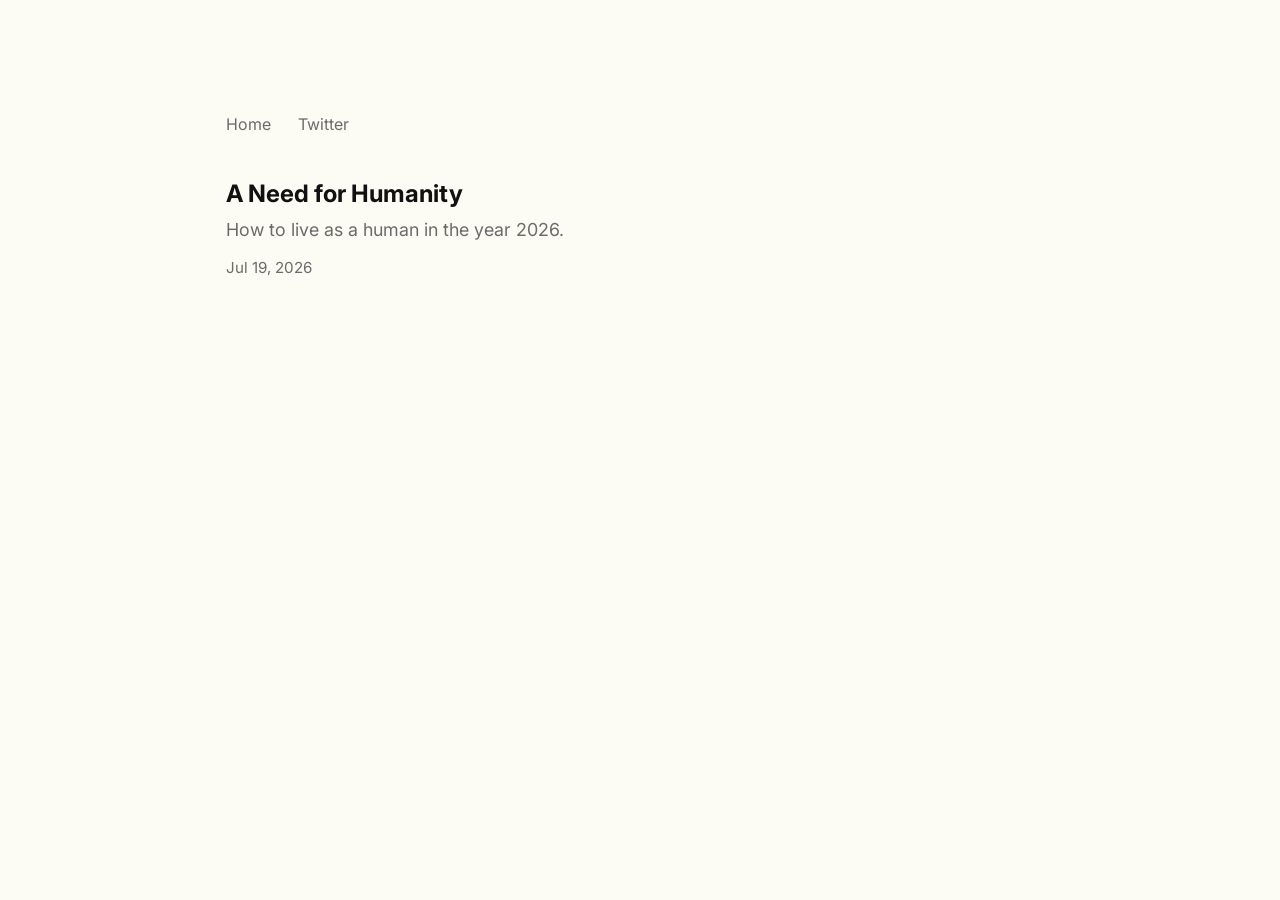
<file: index.html>
<!DOCTYPE html>
<html lang="en">
<head>
  <meta charset="UTF-8" />
  <meta name="viewport" content="width=device-width, initial-scale=1.0" />
  <title>Blog</title>
  <link rel="icon" href="data:image/svg+xml,<svg xmlns='http://www.w3.org/2000/svg' width='64' height='64'><g stroke='black' stroke-width='6' stroke-linecap='round' transform='translate(32,32)'><line x1='0' y1='-22' x2='0' y2='22'/><line x1='0' y1='-22' x2='0' y2='22' transform='rotate(60)'/><line x1='0' y1='-22' x2='0' y2='22' transform='rotate(120)'/></g></svg>" />
  <link rel="preconnect" href="https://fonts.googleapis.com">
  <link rel="preconnect" href="https://fonts.gstatic.com" crossorigin>
  <link href="https://fonts.googleapis.com/css2?family=Inter:wght@400;500;700&display=swap" rel="stylesheet">
  <link rel="stylesheet" href="styles.css" />
</head>
<body>
  <main class="container">

    <header class="site-header site-nav">
      <a href="https://blog.jem.fyi">Home</a>
      <a href="https://x.com/jemzhng" target="_blank">Twitter</a>
    </header>

    <!-- ============================================================
         ARTICLE LIST — generated by build.py from posts/*.md.
         Do not hand-edit between the markers below; run
         `python3 build.py` after adding or editing a post instead.
         ============================================================ -->
    <div class="article-list">
<!-- POSTS:START -->
      <div class="article-card">
        <a class="article-title" href="p/a-need-for-humanity.html">A Need for Humanity</a>
        <div class="article-subtitle">How to live as a human in the year 2026.</div>
        <div class="article-date">Jul 19, 2026</div>
      </div>
    <!-- POSTS:END -->
    </div>

  </main>
</body>
</html>
</file>
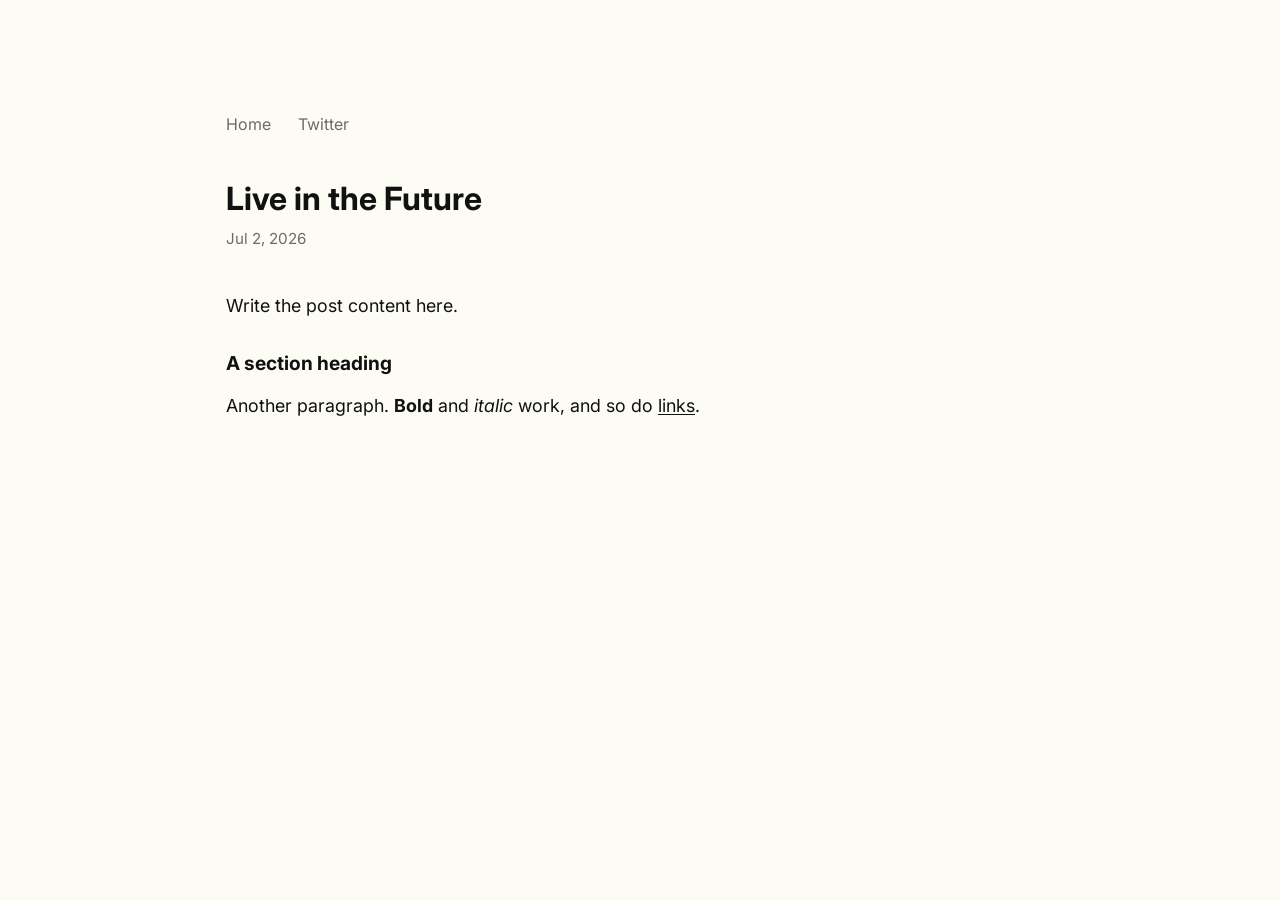
<file: thoughts/index.html>
<!DOCTYPE html>
<html lang="en">
<head>
  <meta charset="UTF-8" />
  <meta name="viewport" content="width=device-width, initial-scale=1.0" />
  <title>Live in the Future — Jeremy Zhang</title>
  <link rel="icon" href="data:image/svg+xml,<svg xmlns='http://www.w3.org/2000/svg' width='64' height='64'><g stroke='black' stroke-width='6' stroke-linecap='round' transform='translate(32,32)'><line x1='0' y1='-22' x2='0' y2='22'/><line x1='0' y1='-22' x2='0' y2='22' transform='rotate(60)'/><line x1='0' y1='-22' x2='0' y2='22' transform='rotate(120)'/></g></svg>" />
  <link rel="preconnect" href="https://fonts.googleapis.com">
  <link rel="preconnect" href="https://fonts.gstatic.com" crossorigin>
  <link href="https://fonts.googleapis.com/css2?family=Inter:wght@400;500;700&display=swap" rel="stylesheet">
  <link rel="stylesheet" href="../styles.css" />
</head>
<body>
  <main class="container">

    <header class="site-header site-nav">
      <a href="https://blog.jem.fyi">Home</a>
      <a href="https://x.com/jemzhng" target="_blank">Twitter</a>
    </header>

    <div class="article-header">
      <h1 class="article-page-title">Live in the Future</h1>
      <div class="article-page-date">Jul 2, 2026</div>
    </div>

    <div class="article-body">
      <p>Write the post content here.</p>
      <h3>A section heading</h3>
      <p>Another paragraph. <strong>Bold</strong> and <em>italic</em> work, and so do <a href="https://jem.fyi">links</a>.</p>
    </div>

  </main>
</body>
</html>
</file>
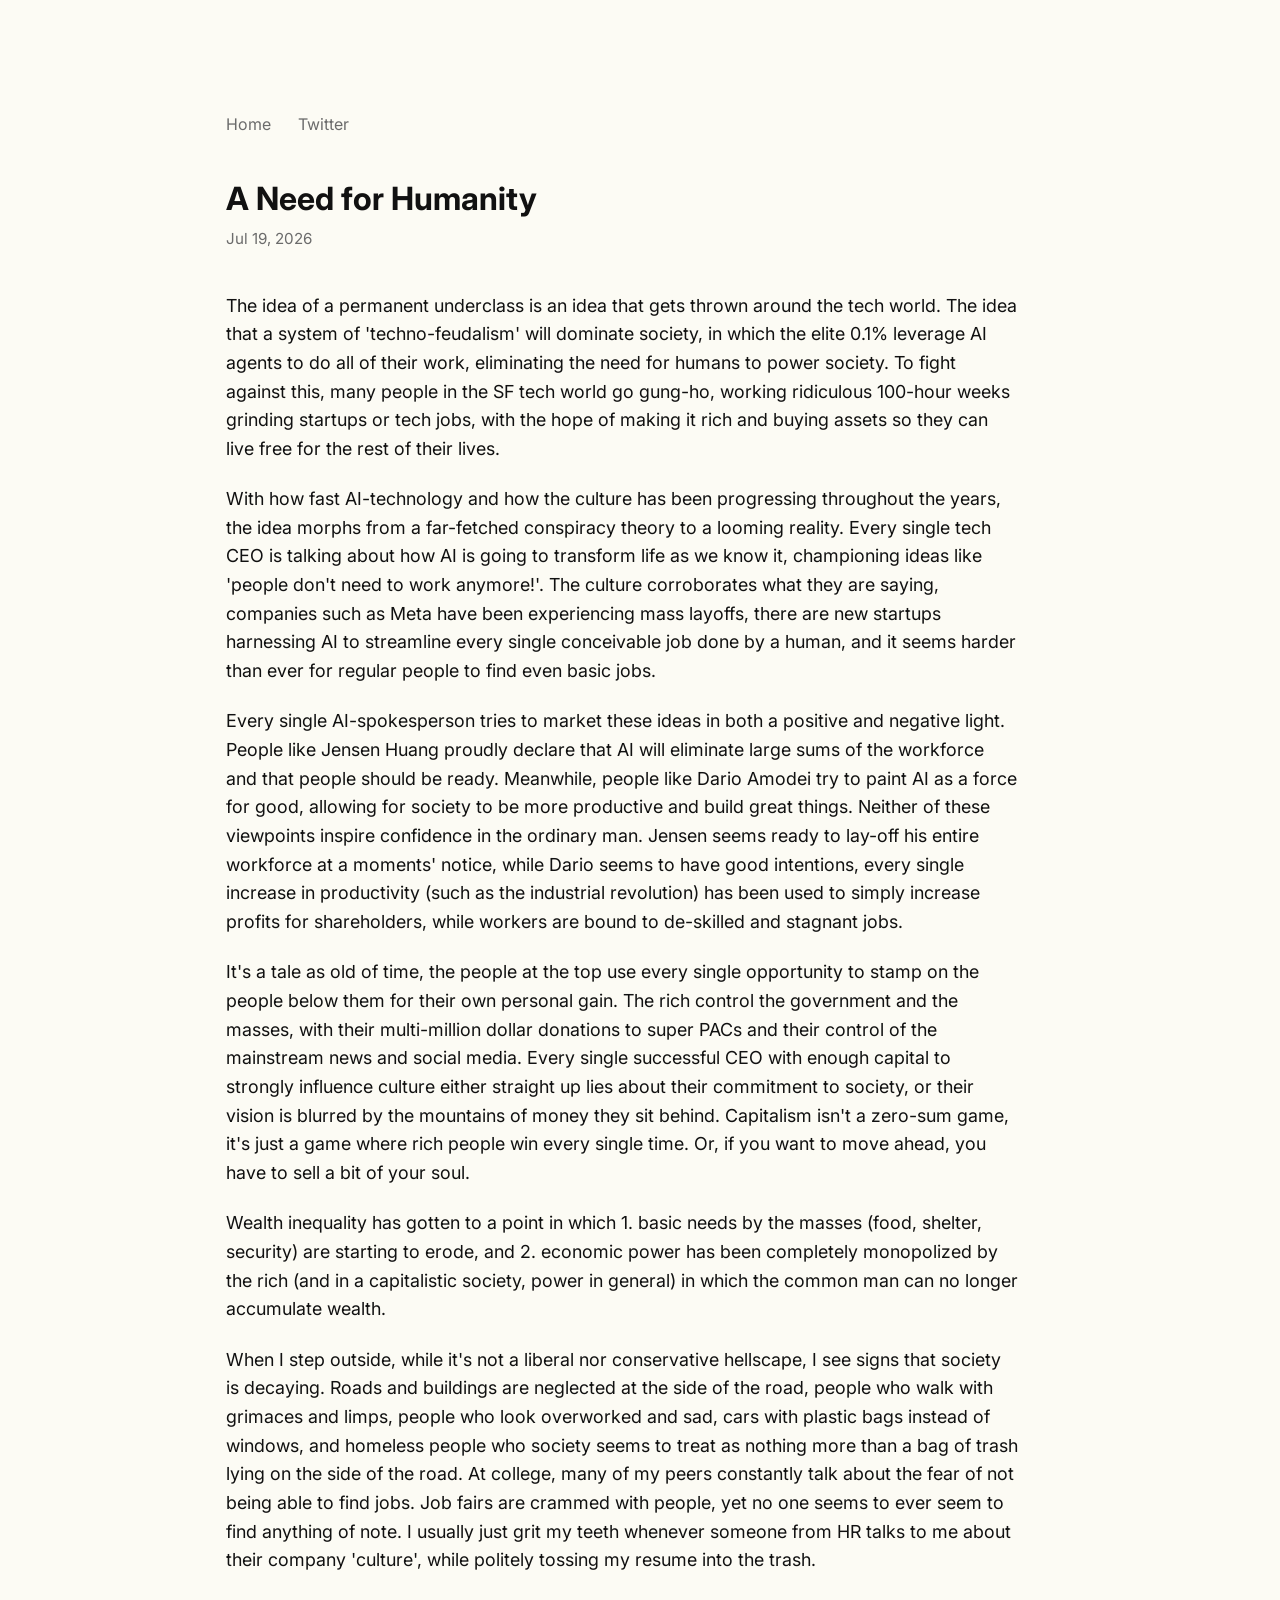
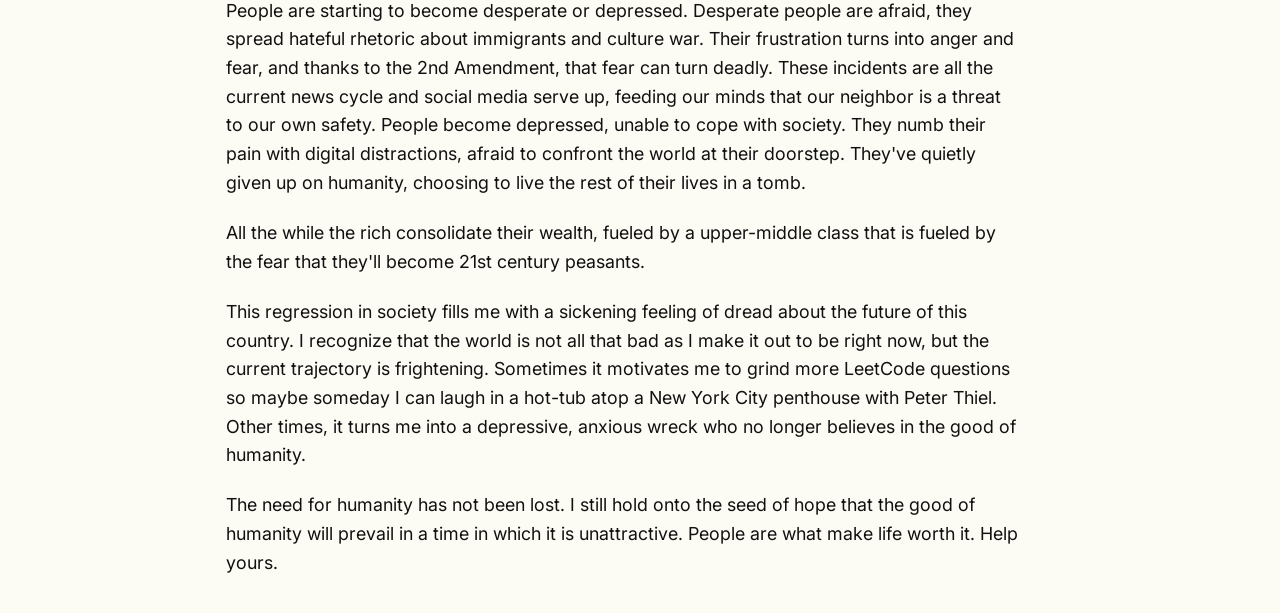
<file: p/a-need-for-humanity.html>
<!DOCTYPE html>
<html lang="en">
<head>
  <meta charset="UTF-8" />
  <meta name="viewport" content="width=device-width, initial-scale=1.0" />
  <title>A Need for Humanity</title>
  <link rel="icon" href="data:image/svg+xml,<svg xmlns='http://www.w3.org/2000/svg' width='64' height='64'><g stroke='black' stroke-width='6' stroke-linecap='round' transform='translate(32,32)'><line x1='0' y1='-22' x2='0' y2='22'/><line x1='0' y1='-22' x2='0' y2='22' transform='rotate(60)'/><line x1='0' y1='-22' x2='0' y2='22' transform='rotate(120)'/></g></svg>" />
  <link rel="preconnect" href="https://fonts.googleapis.com">
  <link rel="preconnect" href="https://fonts.gstatic.com" crossorigin>
  <link href="https://fonts.googleapis.com/css2?family=Inter:wght@400;500;700&display=swap" rel="stylesheet">
  <link rel="stylesheet" href="../styles.css" />
</head>
<body>
  <main class="container">

    <header class="site-header site-nav">
      <a href="https://blog.jem.fyi">Home</a>
      <a href="https://x.com/jemzhng" target="_blank">Twitter</a>
    </header>

    <div class="article-header">
      <h1 class="article-page-title">A Need for Humanity</h1>
      <div class="article-page-date">Jul 19, 2026</div>
    </div>

    <div class="article-body">
      <p>The idea of a permanent underclass is an idea that gets thrown around the tech world. The idea that a system of 'techno-feudalism' will dominate society, in which the elite 0.1% leverage AI agents to do all of their work, eliminating the need for humans to power society. To fight against this, many people in the SF tech world go gung-ho, working ridiculous 100-hour weeks grinding startups or tech jobs, with the hope of making it rich and buying assets so they can live free for the rest of their lives.</p>
      <p>With how fast AI-technology and how the culture has been progressing throughout the years, the idea morphs from a far-fetched conspiracy theory to a looming reality. Every single tech CEO is talking about how AI is going to transform life as we know it, championing ideas like 'people don't need to work anymore!'. The culture corroborates what they are saying, companies such as Meta have been experiencing mass layoffs, there are new startups harnessing AI to streamline every single conceivable job done by a human, and it seems harder than ever for regular people to find even basic jobs.</p>
      <p>Every single AI-spokesperson tries to market these ideas in both a positive and negative light. People like Jensen Huang proudly declare that AI will eliminate large sums of the workforce and that people should be ready. Meanwhile, people like Dario Amodei try to paint AI as a force for good, allowing for society to be more productive and build great things. Neither of these viewpoints inspire confidence in the ordinary man. Jensen seems ready to lay-off his entire workforce at a moments' notice, while Dario seems to have good intentions, every single increase in productivity (such as the industrial revolution) has been used to simply increase profits for shareholders, while workers are bound to de-skilled and stagnant jobs.</p>
      <p>It's a tale as old of time, the people at the top use every single opportunity to stamp on the people below them for their own personal gain. The rich control the government and the masses, with their multi-million dollar donations to super PACs and their control of the mainstream news and social media. Every single successful CEO with enough capital to strongly influence culture either straight up lies about their commitment to society, or their vision is blurred by the mountains of money they sit behind. Capitalism isn't a zero-sum game, it's just a game where rich people win every single time. Or, if you want to move ahead, you have to sell a bit of your soul.</p>
      <p>Wealth inequality has gotten to a point in which 1. basic needs by the masses (food, shelter, security) are starting to erode, and 2. economic power has been completely monopolized by the rich (and in a capitalistic society, power in general) in which the common man can no longer accumulate wealth.</p>
      <p>When I step outside, while it's not a liberal nor conservative hellscape, I see signs that society is decaying. Roads and buildings are neglected at the side of the road, people who walk with grimaces and limps, people who look overworked and sad, cars with plastic bags instead of windows, and homeless people who society seems to treat as nothing more than a bag of trash lying on the side of the road. At college, many of my peers constantly talk about the fear of not being able to find jobs. Job fairs are crammed with people, yet no one seems to ever seem to find anything of note. I usually just grit my teeth whenever someone from HR talks to me about their company 'culture', while politely tossing my resume into the trash.</p>
      <p>People are starting to become desperate or depressed. Desperate people are afraid, they spread hateful rhetoric about immigrants and culture war. Their frustration turns into anger and fear, and thanks to the 2nd Amendment, that fear can turn deadly. These incidents are all the current news cycle and social media serve up, feeding our minds that our neighbor is a threat to our own safety. People become depressed, unable to cope with society. They numb their pain with digital distractions, afraid to confront the world at their doorstep. They've quietly given up on humanity, choosing to live the rest of their lives in a tomb.</p>
      <p>All the while the rich consolidate their wealth, fueled by a upper-middle class that is fueled by the fear that they'll become 21st century peasants.</p>
      <p>This regression in society fills me with a sickening feeling of dread about the future of this country. I recognize that the world is not all that bad as I make it out to be right now, but the current trajectory is frightening. Sometimes it motivates me to grind more LeetCode questions so maybe someday I can laugh in a hot-tub atop a New York City penthouse with Peter Thiel. Other times, it turns me into a depressive, anxious wreck who no longer believes in the good of humanity.</p>
      <p>The need for humanity has not been lost. I still hold onto the seed of hope that the good of humanity will prevail in a time in which it is unattractive. People are what make life worth it. Help yours.</p>
    </div>

  </main>
</body>
</html>
</file>
<file: styles.css>
/* ============================================================
   Edit these variables to retheme the whole site.
   ============================================================ */
:root {
  --accent: #6fa8dc;          /* light blue highlight — selection, links */
  --text: #111111;
  --text-soft: #6b6b6b;
  --bg: #FCFBF4;
}

* { box-sizing: border-box; margin: 0; padding: 0; }

html { -webkit-font-smoothing: antialiased; -moz-osx-font-smoothing: grayscale; }

::selection { background: var(--accent); color: #fff; }

body {
  font-family: Inter, -apple-system, BlinkMacSystemFont, "Segoe UI", sans-serif;
  color: var(--text);
  background-color: var(--bg);
  min-height: 100vh;
  font-size: 18px;
  line-height: 1.6;
  display: flex;
  justify-content: center;
}

.container {
  max-width: 900px;
  width: 100%;
  padding: 7rem 2.25rem 2.25rem;
}

/* ---------- Header / nav ---------- */
.site-header {
  margin-bottom: 2.5rem;
  display: flex;
  flex-wrap: wrap;
  align-items: center;
  gap: 1.7rem;
  font-size: 1rem;
  color: var(--text-soft);
}

.site-nav a {
  color: var(--text-soft);
  text-decoration: none;
  font-weight: 400;
}
.site-nav a:hover {
  color: var(--accent);
  text-decoration: none;
}

/* ---------- Generic links ---------- */
a { color: var(--accent); text-decoration: none; }
a:hover { text-decoration: underline; }

/* ---------- Article list (home page) ---------- */
.article-list {
  display: flex;
  flex-direction: column;
}

.article-card {
  display: block;
  padding: 1.5rem 0;
  border-bottom: 1px solid rgba(0,0,0,0.08);
}
.article-list .article-card:first-child { padding-top: 0; }
.article-list .article-card:last-child { border-bottom: none; }

.article-title {
  display: block;
  font-size: 1.5rem;
  font-weight: 700;
  line-height: 1.3;
  margin-bottom: 0.5rem;
  color: var(--text);
  text-decoration: none;
}
.article-title:hover {
  color: var(--accent);
  text-decoration: none;
}

.article-subtitle {
  font-size: 1.12rem;
  color: var(--text-soft);
  line-height: 1.5;
  margin-bottom: 0.75rem;
  max-width: 72ch;
}

.article-date {
  font-size: 0.95rem;
  color: var(--text-soft);
}

/* ---------- Article page ---------- */
.article-header { margin-bottom: 2.5rem; }

.article-page-title {
  font-size: 2rem;
  font-weight: 700;
  line-height: 1.3;
  margin-top: 1.5rem;
  margin-bottom: 0.5rem;
}

.article-page-date {
  font-size: 0.95rem;
  color: var(--text-soft);
}

.article-body p {
  margin-bottom: 1.35rem;
  font-size: 1.12rem;
  line-height: 1.6;
  max-width: 72ch;
}
.article-body p:last-child { margin-bottom: 0; }
.article-body a {
  color: var(--text);
  text-decoration: underline;
  text-decoration-thickness: 1px;
  text-underline-offset: 2px;
}
.article-body a:hover { color: var(--accent); }

.article-body h2 {
  font-size: 1.4rem;
  font-weight: 700;
  margin-top: 2rem;
  margin-bottom: 1rem;
}

.article-body h3 {
  font-size: 1.2rem;
  font-weight: 700;
  margin-top: 1.75rem;
  margin-bottom: 0.85rem;
}

.article-body h4 {
  font-size: 1.05rem;
  font-weight: 700;
  margin-top: 1.5rem;
  margin-bottom: 0.75rem;
}

/* ---------- Responsive ---------- */
@media (max-width: 540px) {
  .container { padding: 5rem 1.25rem 5rem; }
  .article-title { font-size: 1.25rem; }
  .article-page-title { font-size: 1.6rem; }
}
</file>
